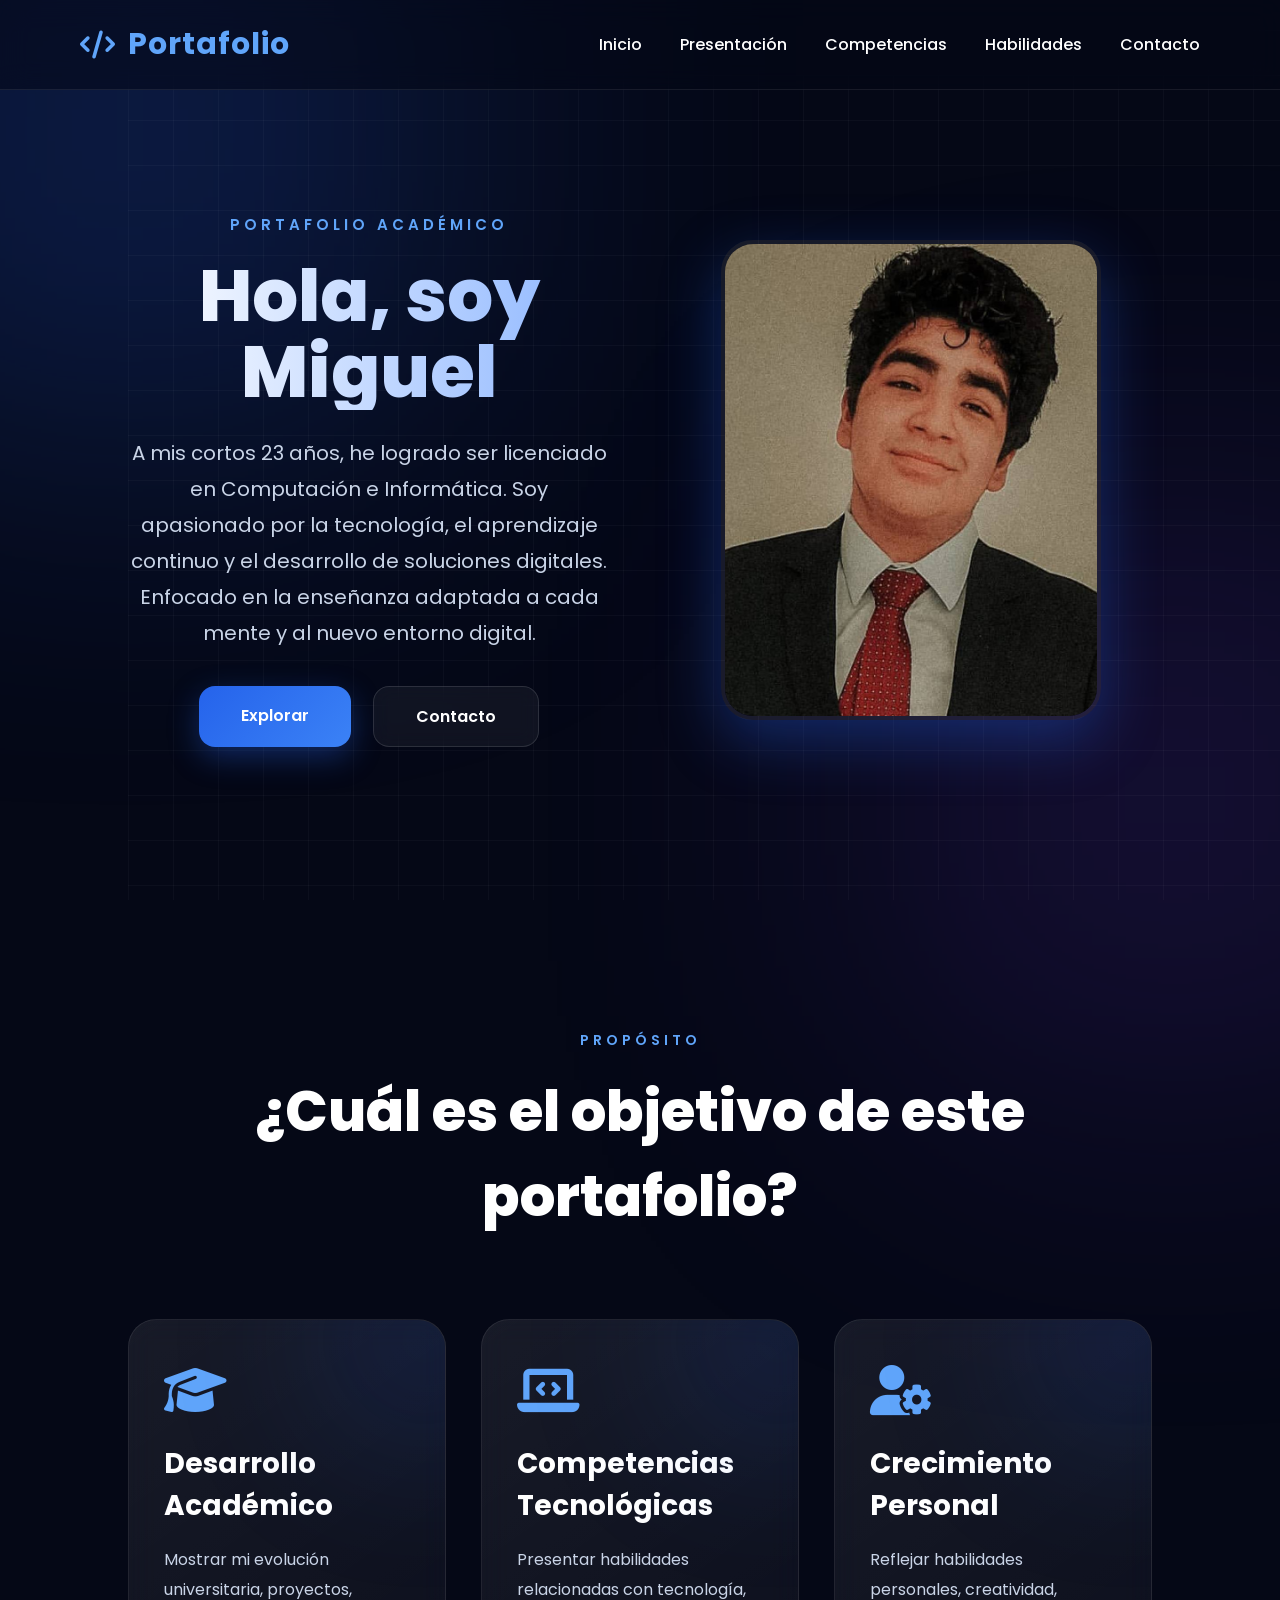
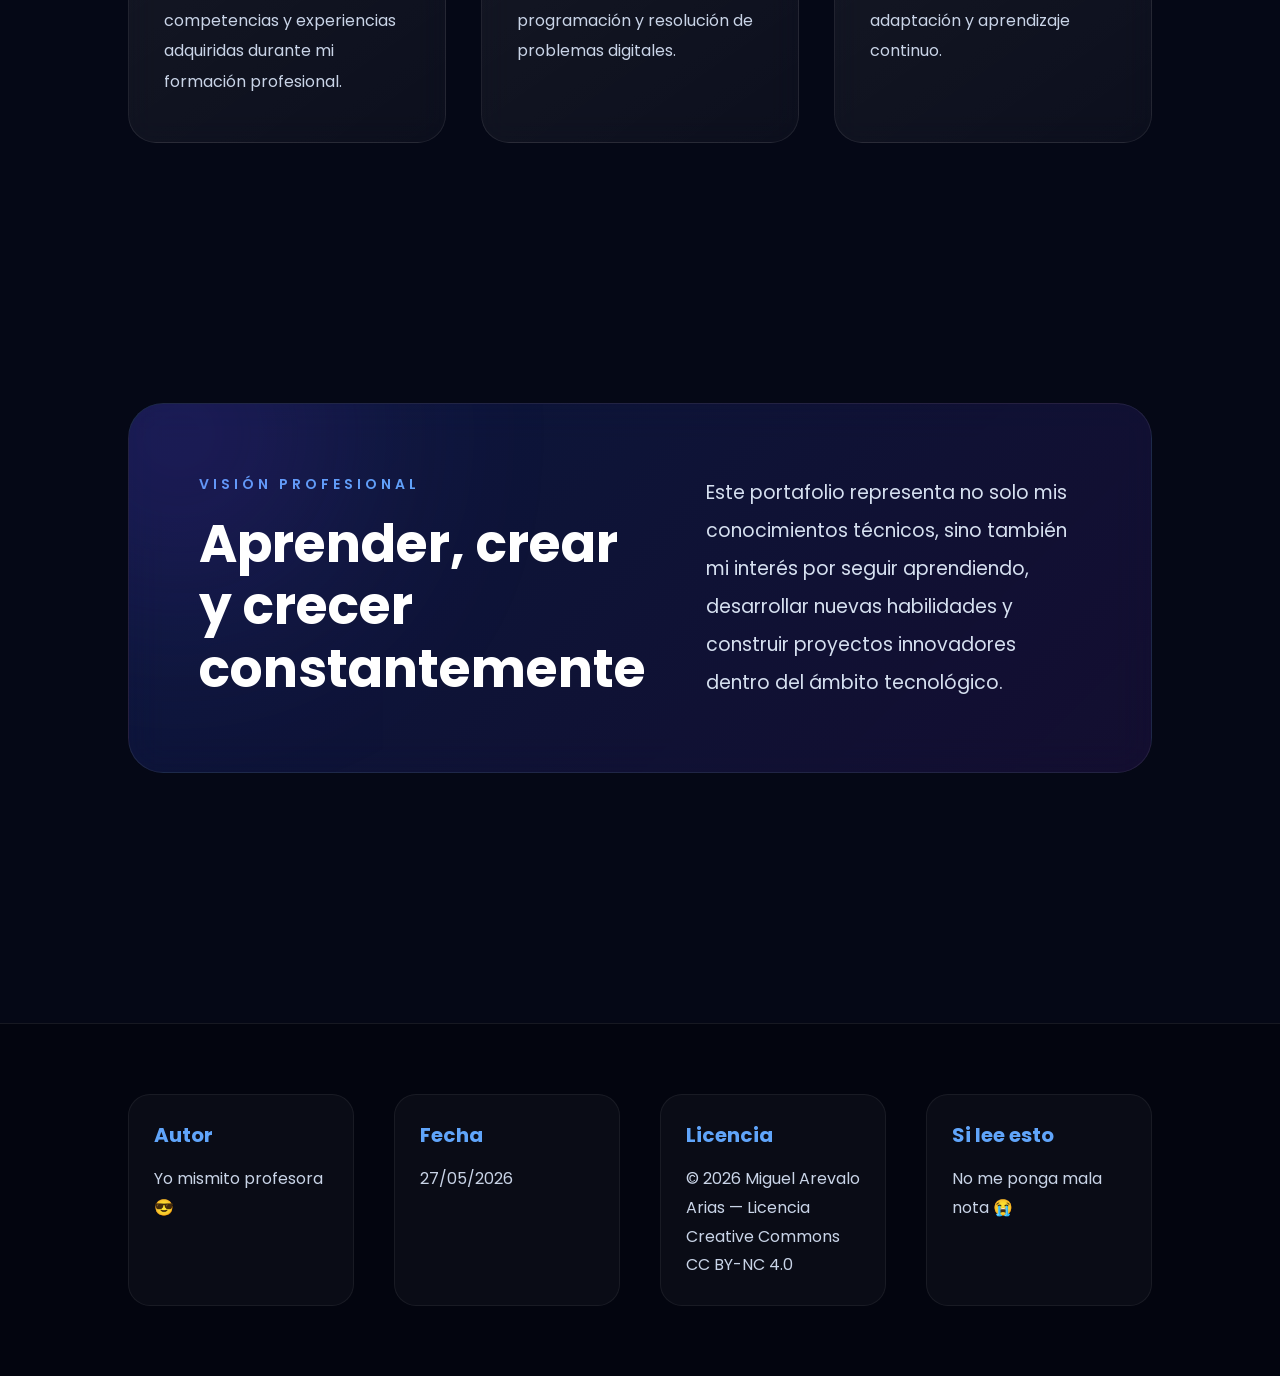
<file: index.html>
<!DOCTYPE html>
<html lang="es">
<head>

  <meta charset="UTF-8">

  <meta name="viewport" content="width=device-width, initial-scale=1.0">

  <title>Inicio | Portafolio Académico</title>

  <!-- CSS -->

  <link rel="stylesheet" href="style.css">

  <!-- FONT AWESOME -->

  <link rel="stylesheet"
  href="https://cdnjs.cloudflare.com/ajax/libs/font-awesome/6.5.2/css/all.min.css">

</head>

<body>

  <!-- ========================= -->
  <!-- HEADER -->
  <!-- ========================= -->

  <header>

    <div class="logo">

      <i class="fa-solid fa-code"></i>

      Portafolio

    </div>

    <nav>

      <ul>

        <li>
          <a href="index.html">
            Inicio
          </a>
        </li>

        <li>
          <a href="presentacion.html">
            Presentación
          </a>
        </li>

        <li>
          <a href="competencias.html">
            Competencias
          </a>
        </li>

        <li>
          <a href="habilidades.html">
            Habilidades
          </a>
        </li>

        <li>
          <a href="contacto.html">
            Contacto
          </a>
        </li>

      </ul>

    </nav>

  </header>

  <!-- ========================= -->
  <!-- HERO -->
  <!-- ========================= -->

  <section class="hero">

    <!-- TEXTO -->

    <div class="hero-content">

      <p class="hero-tag">
        PORTAFOLIO ACADÉMICO
      </p>

      <h1>
        Hola, soy Miguel
      </h1>

      <p class="subtitle">

        A mis cortos 23 años, he logrado ser licenciado en Computación e Informática. Soy apasionado por la tecnología,

        el aprendizaje continuo y el desarrollo de soluciones digitales.
        
        Enfocado en la enseñanza adaptada a cada mente y al nuevo entorno digital.

      </p>

      <div class="hero-buttons">

        <a href="presentacion.html" class="btn-primary">

          Explorar

        </a>

        <a href="contacto.html" class="btn-secondary">

          Contacto

        </a>

      </div>

    </div>

    <!-- CARRUSEL -->

    <div class="hero-image">

      <div class="carousel">

        <img src="img/portada.jpg"
        class="active"
        alt="Miguel 1">

        <img src="img/portada1.jpg"
        alt="Miguel 2">

        <img src="img/portada2.jpg"
        alt="Miguel 3">

      </div>

    </div>

  </section>

  <!-- ========================= -->
  <!-- PROPÓSITO -->
  <!-- ========================= -->

  <section class="purpose-section">

    <div class="section-title">

      <p class="mini-title">
        PROPÓSITO
      </p>

      <h2>
        ¿Cuál es el objetivo de este portafolio?
      </h2>

    </div>

    <div class="purpose-container">

      <div class="purpose-card">

        <i class="fa-solid fa-graduation-cap"></i>

        <h3>
          Desarrollo Académico
        </h3>

        <p>
          Mostrar mi evolución universitaria, proyectos,
          competencias y experiencias adquiridas durante
          mi formación profesional.
        </p>

      </div>

      <div class="purpose-card">

        <i class="fa-solid fa-laptop-code"></i>

        <h3>
          Competencias Tecnológicas
        </h3>

        <p>
          Presentar habilidades relacionadas con tecnología,
          programación y resolución de problemas digitales.
        </p>

      </div>

      <div class="purpose-card">

        <i class="fa-solid fa-user-gear"></i>

        <h3>
          Crecimiento Personal
        </h3>

        <p>
          Reflejar habilidades personales, creatividad,
          adaptación y aprendizaje continuo.
        </p>

      </div>

    </div>

  </section>

  <!-- ========================= -->
  <!-- DESTACADO -->
  <!-- ========================= -->

  <section class="highlight-section">

    <div class="highlight-box">

      <div class="highlight-left">

        <p class="mini-title">
          VISIÓN PROFESIONAL
        </p>

        <h2>
          Aprender, crear y crecer constantemente
        </h2>

      </div>

      <div class="highlight-right">

        <p>

          Este portafolio representa no solo mis conocimientos
          técnicos, sino también mi interés por seguir aprendiendo,
          desarrollar nuevas habilidades y construir proyectos
          innovadores dentro del ámbito tecnológico.

        </p>

      </div>

    </div>

  </section>

  <!-- ========================= -->
  <!-- FOOTER -->
  <!-- ========================= -->

  <footer>

    <div class="footer-container">

      <div class="footer-column">

        <h3>
          Autor
        </h3>

        <p>
          Yo mismito profesora 😎
        </p>

      </div>

      <div class="footer-column">

        <h3>
          Fecha
        </h3>

        <p>
          27/05/2026
        </p>

      </div>

      <div class="footer-column">

        <h3>
          Licencia
        </h3>

        <p>
  © 2026 Miguel Arevalo Arias — Licencia Creative Commons CC BY-NC 4.0
        </p>

      </div>

      <div class="footer-column">

        <h3>
          Si lee esto
        </h3>

        <p>
          No me ponga mala nota 😭
        </p>

      </div>

    </div>

  </footer>

  <!-- ========================= -->
  <!-- SCRIPT CARRUSEL -->
  <!-- ========================= -->

  <script>

    const images = document.querySelectorAll(".carousel img");

    let current = 0;

    function changeImage(){

      images[current].classList.remove("active");

      current++;

      if(current >= images.length){

        current = 0;

      }

      images[current].classList.add("active");

    }

    setInterval(changeImage, 3000);

  </script>

</body>
</html>
</file>
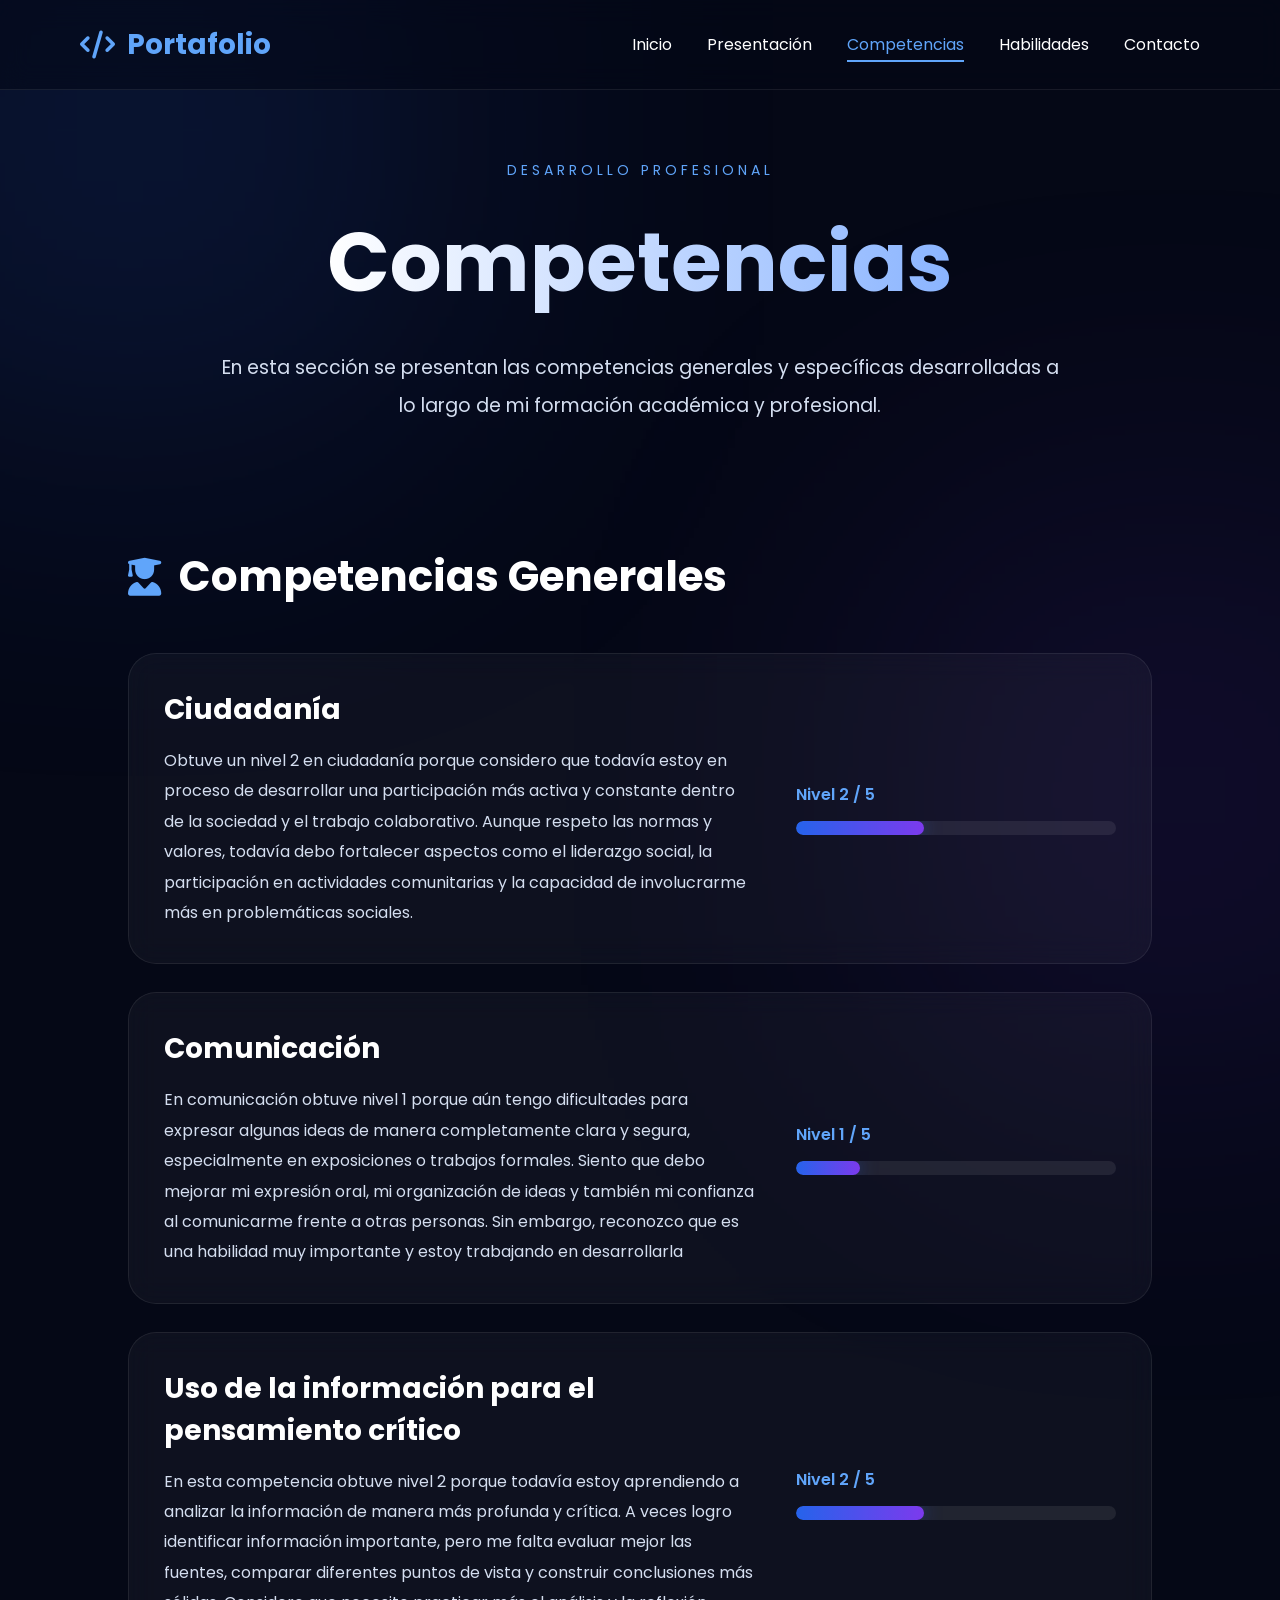
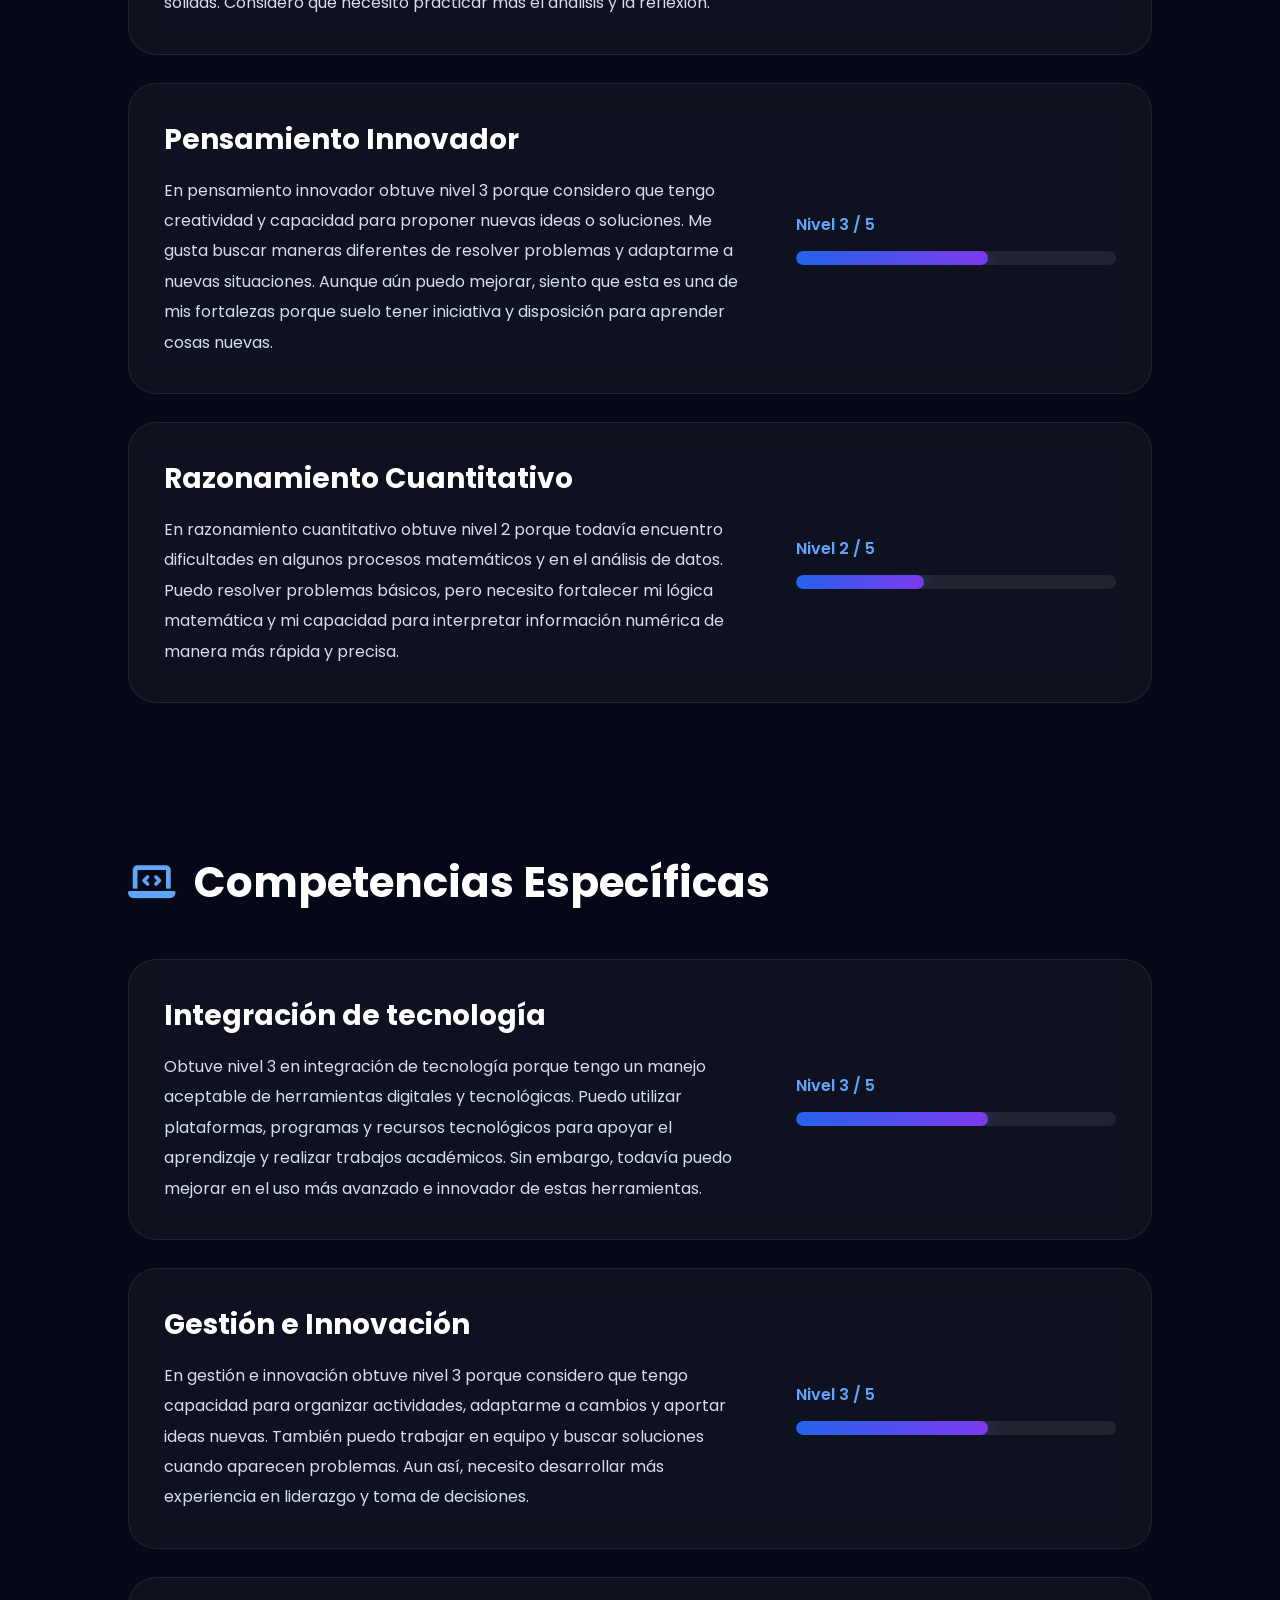
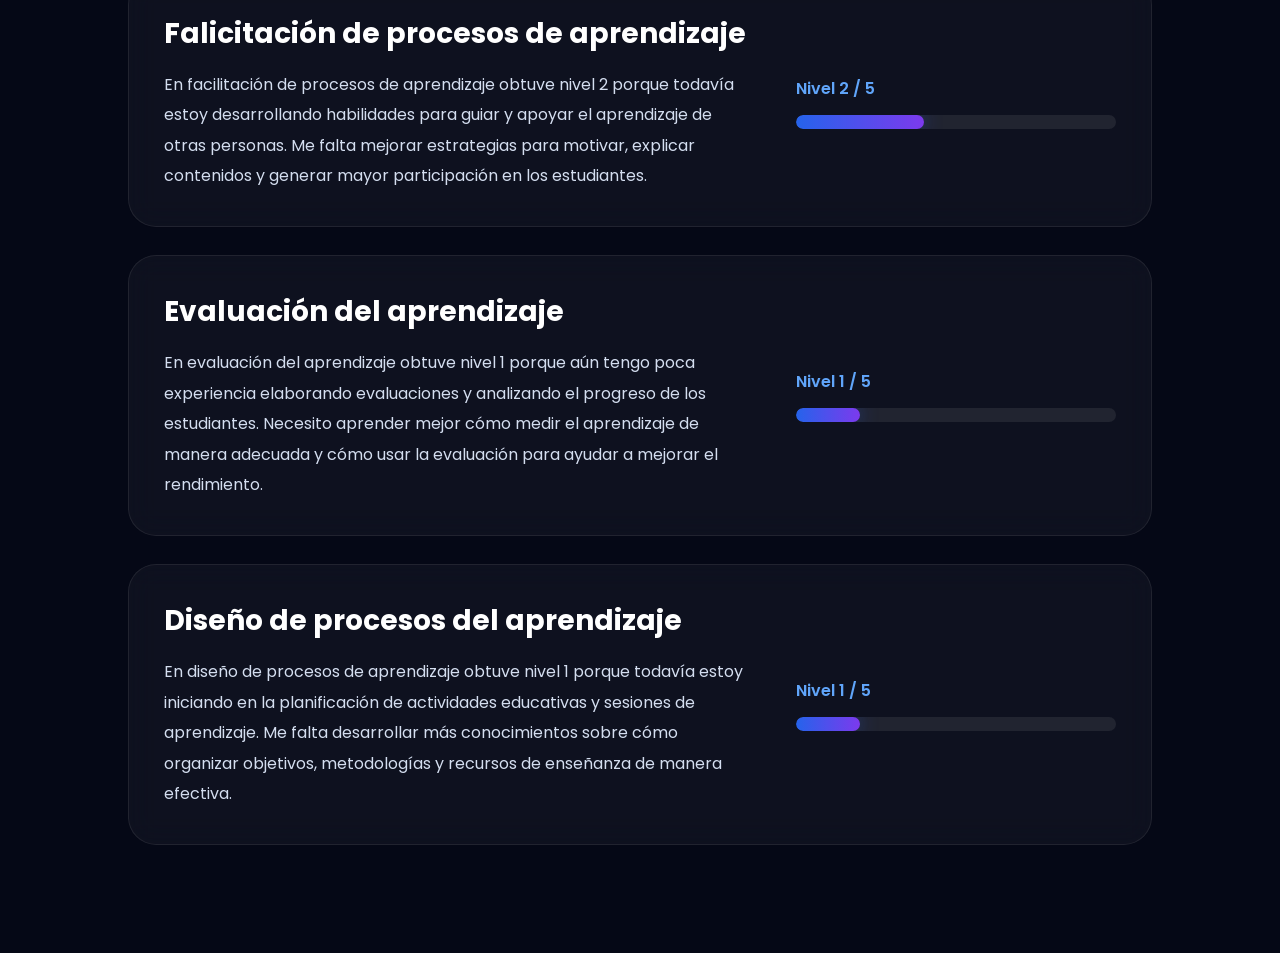
<file: competencias.html>
<!DOCTYPE html>
<html lang="es">
<head>

  <meta charset="UTF-8">

  <meta name="viewport" content="width=device-width, initial-scale=1.0">

  <title>Competencias | Portafolio Académico</title>

  <!-- CSS -->

  <link rel="stylesheet" href="competencias.css">

  <!-- FONT AWESOME -->

  <link rel="stylesheet"
  href="https://cdnjs.cloudflare.com/ajax/libs/font-awesome/6.5.2/css/all.min.css">

</head>

<body>

  <!-- ========================= -->
  <!-- HEADER -->
  <!-- ========================= -->

  <header>

    <div class="logo">

      <i class="fa-solid fa-code"></i>

      Portafolio

    </div>

    <nav>

      <ul>

        <li><a href="index.html">Inicio</a></li>

        <li><a href="presentacion.html">Presentación</a></li>

        <li><a href="competencias.html" class="active">Competencias</a></li>

        <li><a href="habilidades.html">Habilidades</a></li>

        <li><a href="contacto.html">Contacto</a></li>

      </ul>

    </nav>

  </header>

  <!-- ========================= -->
  <!-- HERO -->
  <!-- ========================= -->

  <section class="hero">

    <p class="mini-title">
      DESARROLLO PROFESIONAL
    </p>

    <h1>
      Competencias
    </h1>

    <p class="hero-description">

      En esta sección se presentan las competencias generales
      y específicas desarrolladas a lo largo de mi formación
      académica y profesional.

    </p>

  </section>

  <!-- ========================= -->
  <!-- COMPETENCIAS GENERALES -->
  <!-- ========================= -->

  <section class="competency-section">

    <div class="section-header">

      <i class="fa-solid fa-user-graduate"></i>

      <h2>
        Competencias Generales
      </h2>

    </div>

    <!-- CARD -->

    <div class="competency-card">

      <div class="competency-info">

        <h3>
          Ciudadanía
        </h3>

        <p>
          Obtuve un nivel 2 en ciudadanía porque considero que todavía estoy en proceso de desarrollar una participación más activa y constante dentro de la sociedad y el trabajo colaborativo.
Aunque respeto las normas y valores, todavía debo fortalecer aspectos como el liderazgo social, la participación en actividades comunitarias y la capacidad de involucrarme más en problemáticas sociales.
        </p>

      </div>

      <div class="competency-level">

        <span>
          Nivel 2 / 5
        </span>

        <div class="progress-bar">

          <div class="progress fill-2"></div>

        </div>

      </div>

    </div>

    <!-- CARD -->

    <div class="competency-card">

      <div class="competency-info">

        <h3>
          Comunicación
        </h3>

        <p>
          En comunicación obtuve nivel 1 porque aún tengo dificultades para expresar algunas ideas de manera completamente clara y segura, especialmente en exposiciones o trabajos formales.
Siento que debo mejorar mi expresión oral, mi organización de ideas y también mi confianza al comunicarme frente a otras personas.
Sin embargo, reconozco que es una habilidad muy importante y estoy trabajando en desarrollarla
        </p>

      </div>

      <div class="competency-level">

        <span>
          Nivel 1 / 5
        </span>

        <div class="progress-bar">

          <div class="progress fill-1"></div>

        </div>

      </div>

    </div>

    <!-- CARD -->

    <div class="competency-card">

      <div class="competency-info">

        <h3>
          Uso de la información para el pensamiento crítico
        </h3>

        <p>
          En esta competencia obtuve nivel 2 porque todavía estoy aprendiendo a analizar la información de manera más profunda y crítica.
A veces logro identificar información importante, pero me falta evaluar mejor las fuentes, comparar diferentes puntos de vista y construir conclusiones más sólidas.
Considero que necesito practicar más el análisis y la reflexión.
        </p>

      </div>

      <div class="competency-level">

        <span>
          Nivel 2 / 5
        </span>

        <div class="progress-bar">

          <div class="progress fill-2"></div>

        </div>

      </div>

    </div>

    <!-- CARD -->

    <div class="competency-card">

        <div class="competency-info">
  
          <h3>
            Pensamiento Innovador
          </h3>
  
          <p>
            En pensamiento innovador obtuve nivel 3 porque considero que tengo creatividad y capacidad para proponer nuevas ideas o soluciones.
Me gusta buscar maneras diferentes de resolver problemas y adaptarme a nuevas situaciones.
Aunque aún puedo mejorar, siento que esta es una de mis fortalezas porque suelo tener iniciativa y disposición para aprender cosas nuevas.
          </p>
  
        </div>
  
        <div class="competency-level">
  
          <span>
            Nivel 3 / 5
          </span>
  
          <div class="progress-bar">
  
            <div class="progress fill-3"></div>
  
          </div>
  
        </div>
  
      </div>

      <!-- CARD -->

    <div class="competency-card">

        <div class="competency-info">
  
          <h3>
            Razonamiento Cuantitativo
          </h3>
  
          <p>
            En razonamiento cuantitativo obtuve nivel 2 porque todavía encuentro dificultades en algunos procesos matemáticos y en el análisis de datos.
Puedo resolver problemas básicos, pero necesito fortalecer mi lógica matemática y mi capacidad para interpretar información numérica de manera más rápida y precisa.
          </p>
  
        </div>
  
        <div class="competency-level">
  
          <span>
            Nivel 2 / 5
          </span>
  
          <div class="progress-bar">
  
            <div class="progress fill-2"></div>
  
          </div>
  
        </div>
  
      </div>

  </section>

  <!-- ========================= -->
  <!-- COMPETENCIAS ESPECÍFICAS -->
  <!-- ========================= -->

  <section class="competency-section">

    <div class="section-header">

      <i class="fa-solid fa-laptop-code"></i>

      <h2>
        Competencias Específicas
      </h2>

    </div>

    <!-- CARD -->

    <div class="competency-card">

      <div class="competency-info">

        <h3>
          Integración de tecnología
        </h3>

        <p>
          Obtuve nivel 3 en integración de tecnología porque tengo un manejo aceptable de herramientas digitales y tecnológicas.
Puedo utilizar plataformas, programas y recursos tecnológicos para apoyar el aprendizaje y realizar trabajos académicos.
Sin embargo, todavía puedo mejorar en el uso más avanzado e innovador de estas herramientas.
        </p>

      </div>

      <div class="competency-level">

        <span>
          Nivel 3 / 5
        </span>

        <div class="progress-bar">

          <div class="progress fill-3"></div>

        </div>

      </div>

    </div>

    <!-- CARD -->

    <div class="competency-card">

      <div class="competency-info">

        <h3>
          Gestión e Innovación
        </h3>

        <p>
          En gestión e innovación obtuve nivel 3 porque considero que tengo capacidad para organizar actividades, adaptarme a cambios y aportar ideas nuevas.
También puedo trabajar en equipo y buscar soluciones cuando aparecen problemas.
Aun así, necesito desarrollar más experiencia en liderazgo y toma de decisiones.
        </p>

      </div>

      <div class="competency-level">

        <span>
          Nivel 3 / 5
        </span>

        <div class="progress-bar">

          <div class="progress fill-3"></div>

        </div>

      </div>

    </div>

    <!-- CARD -->

    <div class="competency-card">

      <div class="competency-info">

        <h3>
          Falicitación de procesos de aprendizaje
        </h3>

        <p>
          En facilitación de procesos de aprendizaje obtuve nivel 2 porque todavía estoy desarrollando habilidades para guiar y apoyar el aprendizaje de otras personas.
Me falta mejorar estrategias para motivar, explicar contenidos y generar mayor participación en los estudiantes.
        </p>

      </div>

      <div class="competency-level">

        <span>
          Nivel 2 / 5
        </span>

        <div class="progress-bar">

          <div class="progress fill-2"></div>

        </div>

      </div>

    </div>

    <div class="competency-card">

        <div class="competency-info">
  
          <h3>
            Evaluación del aprendizaje
          </h3>
  
          <p>
            En evaluación del aprendizaje obtuve nivel 1 porque aún tengo poca experiencia elaborando evaluaciones y analizando el progreso de los estudiantes.
Necesito aprender mejor cómo medir el aprendizaje de manera adecuada y cómo usar la evaluación para ayudar a mejorar el rendimiento.
          </p>
  
        </div>
  
        <div class="competency-level">
  
          <span>
            Nivel 1 / 5
          </span>
  
          <div class="progress-bar">
  
            <div class="progress fill-1"></div>
  
          </div>
  
        </div>
  
      </div>

      <div class="competency-card">

        <div class="competency-info">
  
          <h3>
            Diseño de procesos del aprendizaje
          </h3>
  
          <p>
            En diseño de procesos de aprendizaje obtuve nivel 1 porque todavía estoy iniciando en la planificación de actividades educativas y sesiones de aprendizaje.
Me falta desarrollar más conocimientos sobre cómo organizar objetivos, metodologías y recursos de enseñanza de manera efectiva.
          </p>
  
        </div>
  
        <div class="competency-level">
  
          <span>
            Nivel 1 / 5
          </span>
  
          <div class="progress-bar">
  
            <div class="progress fill-1"></div>
  
          </div>
  
        </div>
  
      </div>

  </section>

</body>
</html>
</file>
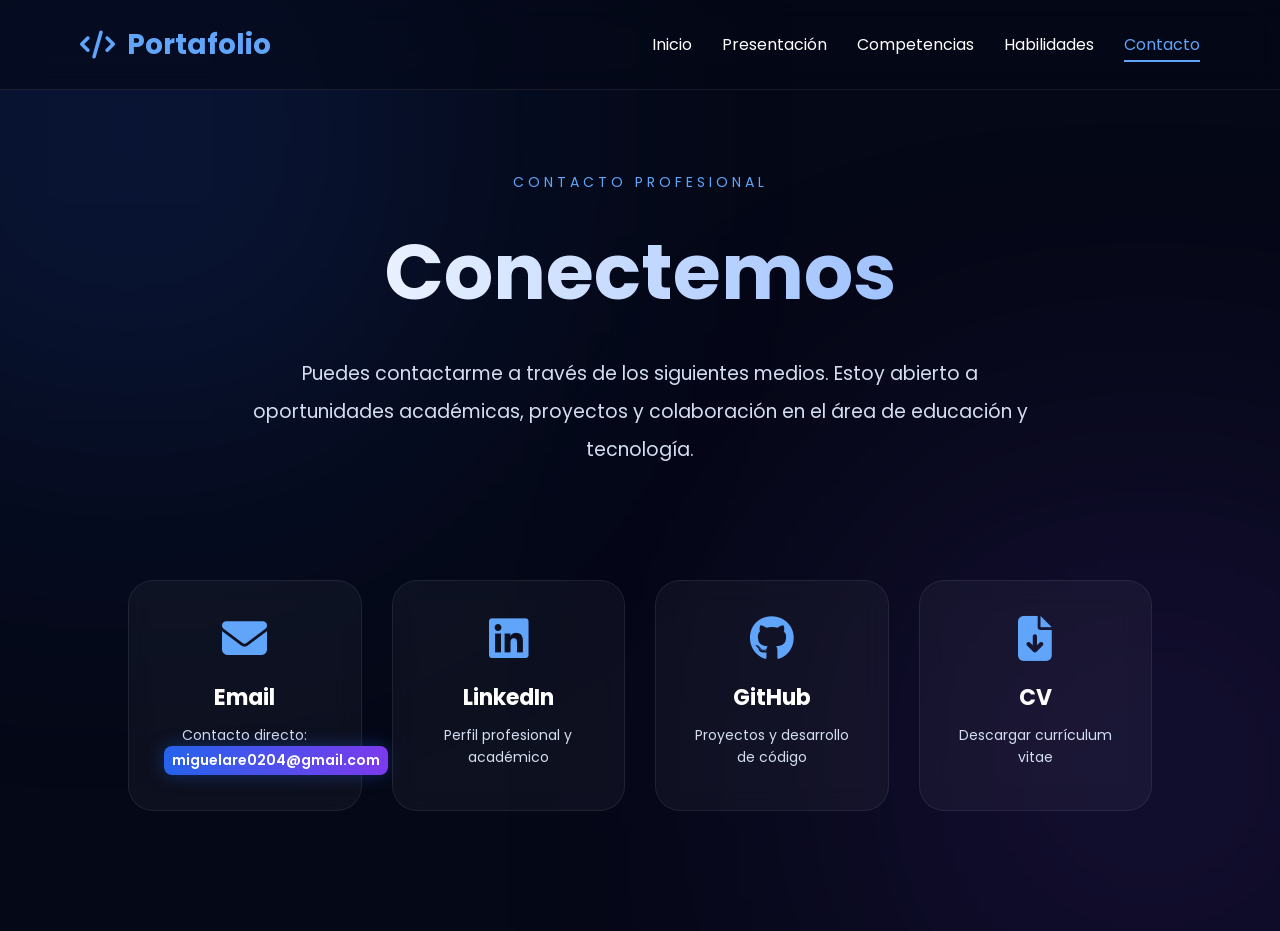
<file: contacto.html>
<!DOCTYPE html>
<html lang="es">
<head>

  <meta charset="UTF-8">
  <meta name="viewport" content="width=device-width, initial-scale=1.0">

  <title>Contacto | Portafolio Académico</title>

  <link rel="stylesheet" href="contacto.css">

  <link rel="stylesheet"
  href="https://cdnjs.cloudflare.com/ajax/libs/font-awesome/6.5.2/css/all.min.css">

</head>

<body>

  <!-- ========================= -->
  <!-- HEADER -->
  <!-- ========================= -->

  <header>

    <div class="logo">

      <i class="fa-solid fa-code"></i>

      Portafolio

    </div>

    <nav>

      <ul>

        <li><a href="index.html">Inicio</a></li>
        <li><a href="presentacion.html">Presentación</a></li>
        <li><a href="competencias.html">Competencias</a></li>
        <li><a href="habilidades.html">Habilidades</a></li>
        <li><a href="contacto.html" class="active">Contacto</a></li>

      </ul>

    </nav>

  </header>

  <!-- ========================= -->
  <!-- HERO -->
  <!-- ========================= -->

  <section class="hero">

    <div class="hero-content">

      <p class="mini-title">
        CONTACTO PROFESIONAL
      </p>

      <h1>
        Conectemos
      </h1>

      <p class="hero-description">

        Puedes contactarme a través de los siguientes medios.
        Estoy abierto a oportunidades académicas, proyectos
        y colaboración en el área de educación y tecnología.

      </p>

    </div>

  </section>

  <!-- ========================= -->
  <!-- CONTACTO -->
  <!-- ========================= -->

  <section class="contact-section">

    <!-- EMAIL -->

    <a href="mailto:tuemail@gmail.com" class="contact-card">

      <i class="fa-solid fa-envelope"></i>

      <h3>Email</h3>

      <p>
        Contacto directo:  
        <span style="
          background:linear-gradient(90deg,#2563eb,#7c3aed);
          padding:3px 8px;
          border-radius:8px;
          font-weight:600;
          color:white;
          display:inline-block;
          box-shadow:0 0 18px rgba(37,99,235,0.35);
        ">
          miguelare0204@gmail.com
        </span>
      </p>

    </a>

    <!-- LINKEDIN -->

    <a href="https://www.linkedin.com/in/miguelarevaloarias/" target="_blank" class="contact-card">

      <i class="fa-brands fa-linkedin"></i>

      <h3>LinkedIn</h3>

      <p>Perfil profesional y académico</p>

    </a>

    <!-- GITHUB -->

    <a href="https://github.com/MiguelAleAre" target="_blank" class="contact-card">

      <i class="fa-brands fa-github"></i>

      <h3>GitHub</h3>

      <p>Proyectos y desarrollo de código</p>

    </a>

    <!-- CV -->

   <a href="CV_MiguelArevalo.pdf" download="CV_MiguelArevalo.pdf" class="contact-card">

  <i class="fa-solid fa-file-arrow-down"></i>

  <h3>CV</h3>

  <p>Descargar currículum vitae</p>

  </a>
  </section>

</body>
</html>
</file>
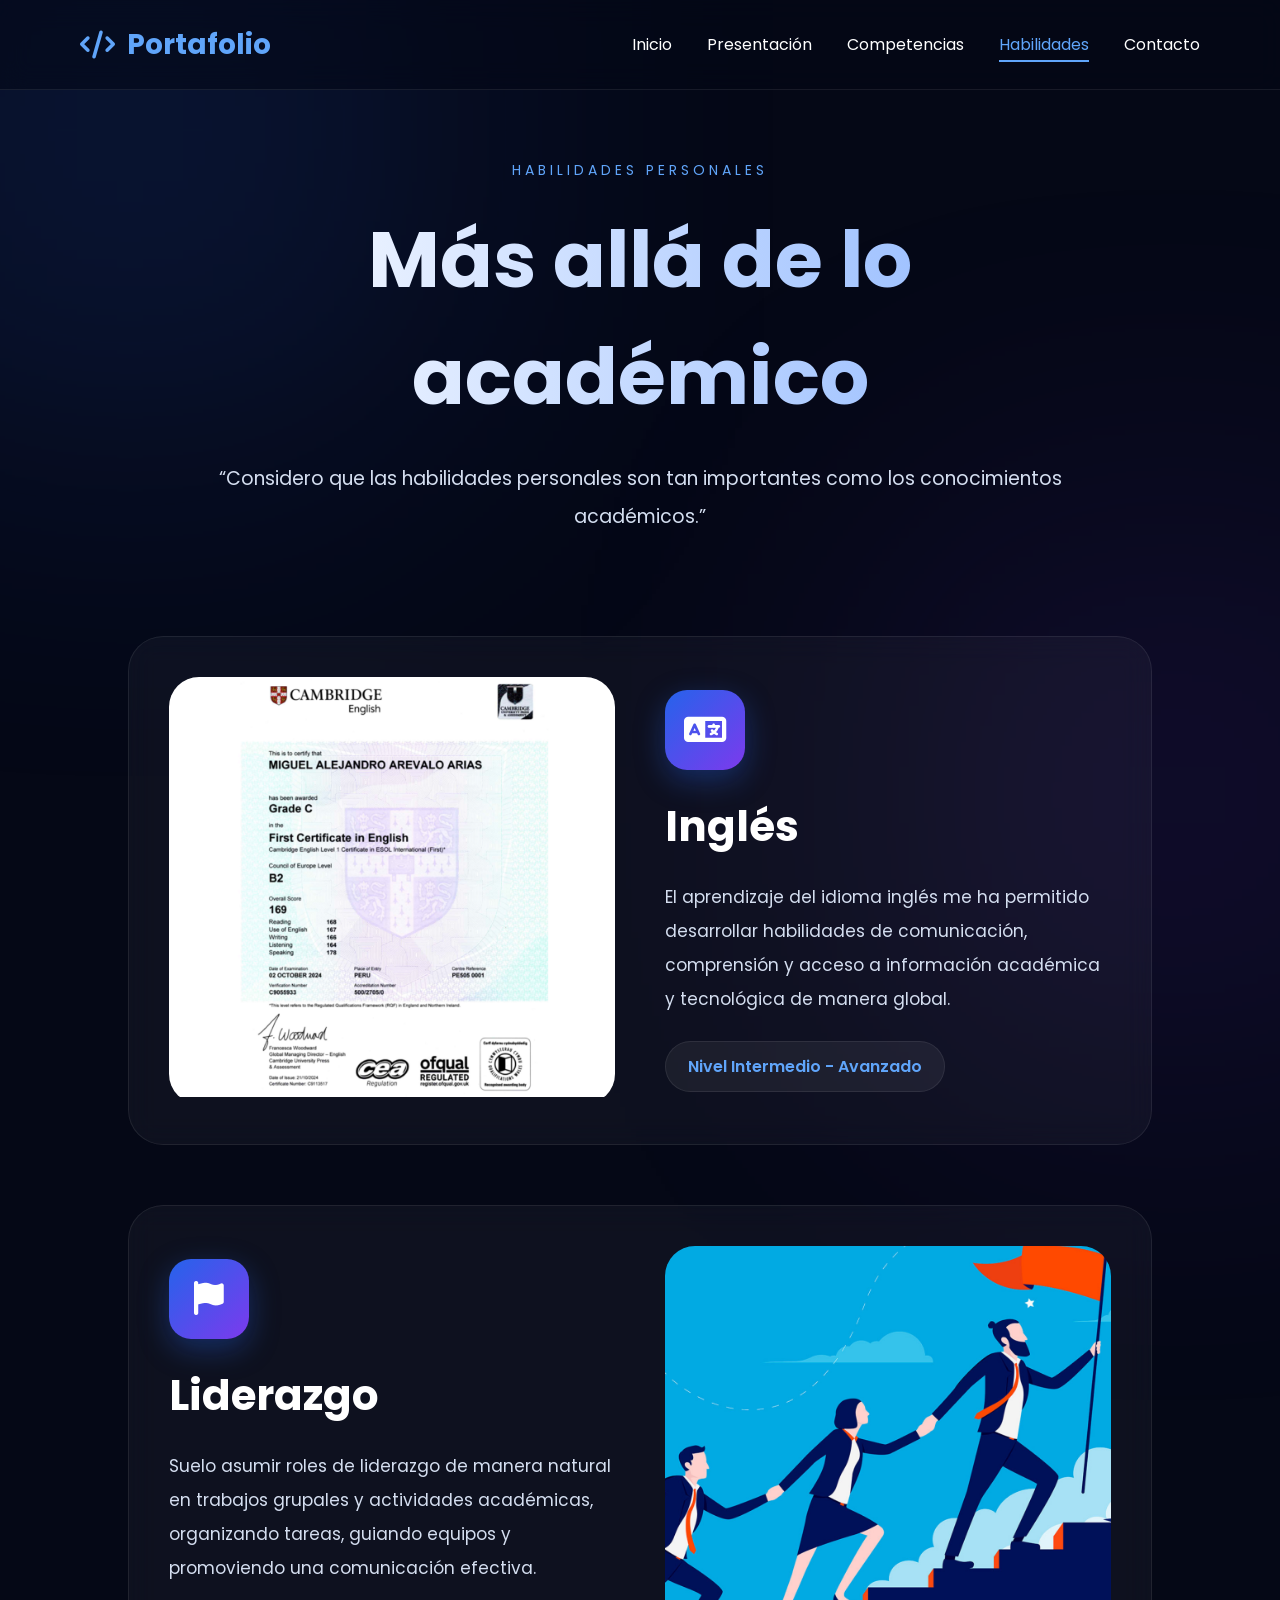
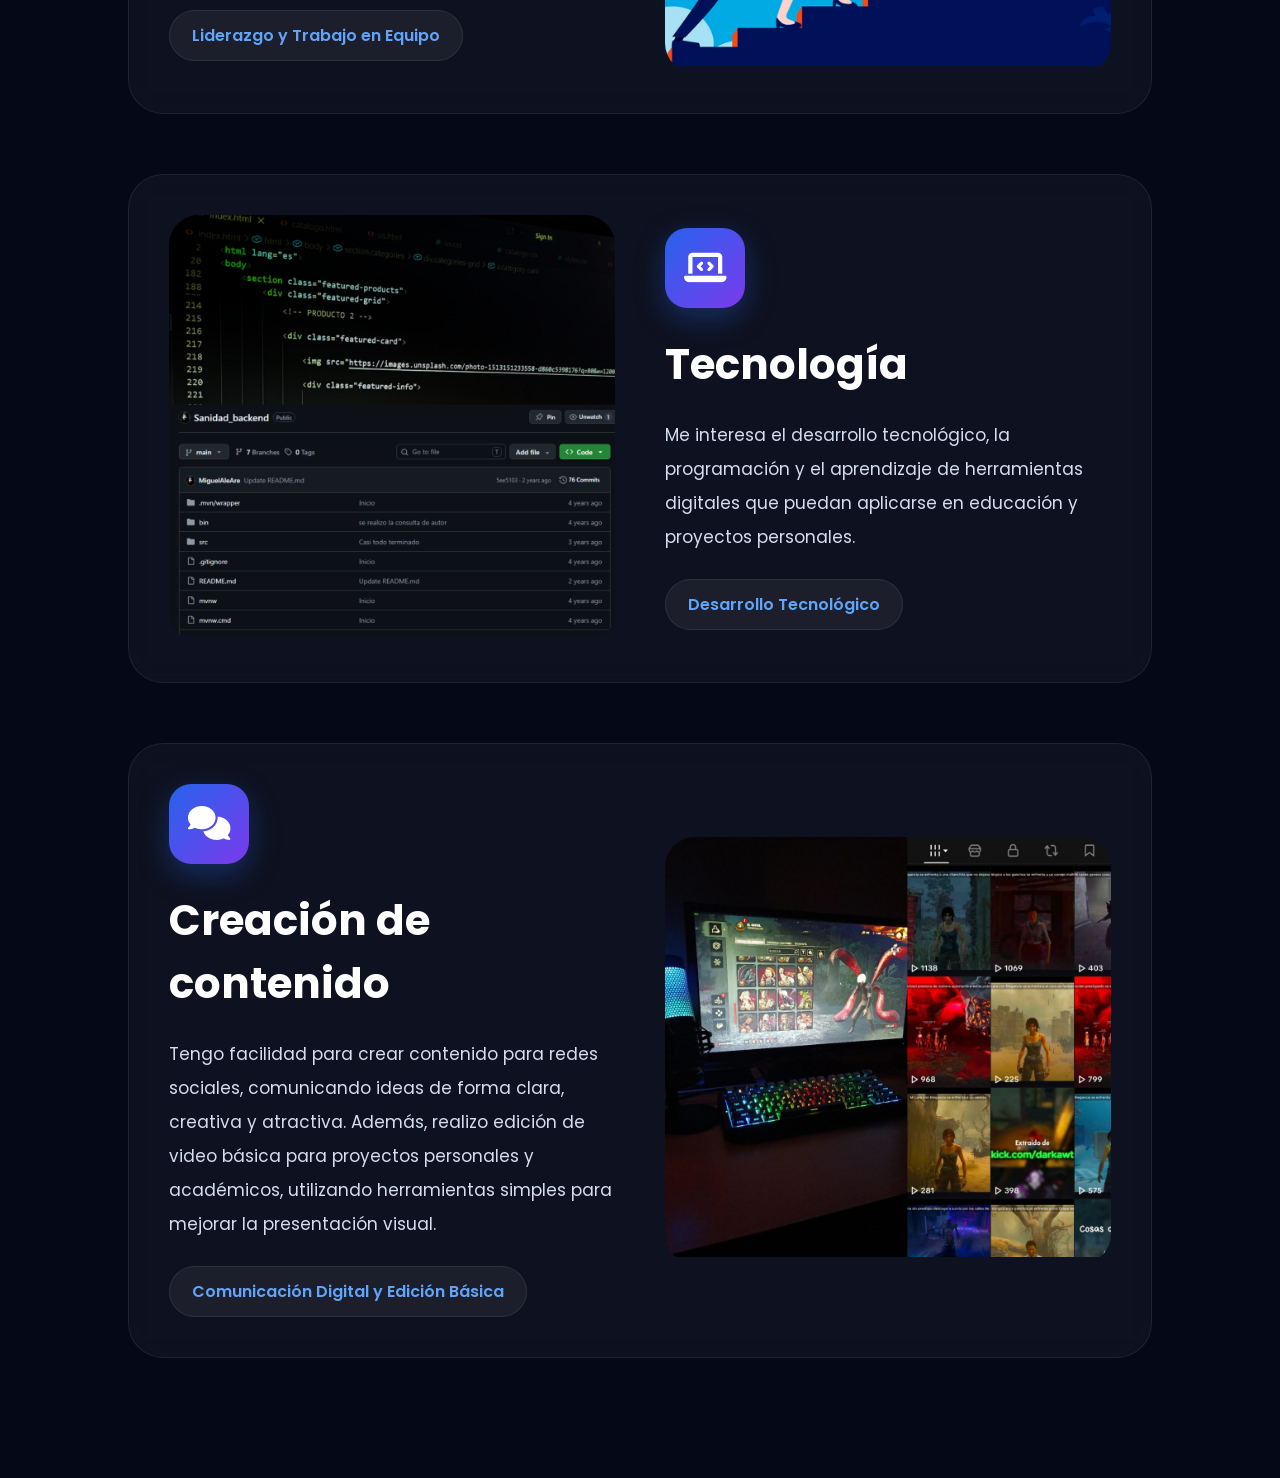
<file: habilidades.html>
<!DOCTYPE html>
<html lang="es">
<head>

  <meta charset="UTF-8">

  <meta name="viewport" content="width=device-width, initial-scale=1.0">

  <title>Habilidades | Portafolio Académico</title>

  <!-- CSS -->

  <link rel="stylesheet" href="habilidades.css">
  

  <!-- FONT AWESOME -->

  <link rel="stylesheet"
  href="https://cdnjs.cloudflare.com/ajax/libs/font-awesome/6.5.2/css/all.min.css">

</head>

<body>

  <!-- ========================= -->
  <!-- HEADER -->
  <!-- ========================= -->

  <header>

    <div class="logo">

      <i class="fa-solid fa-code"></i>

      Portafolio

    </div>

    <nav>

      <ul>

        <li><a href="index.html">Inicio</a></li>

        <li><a href="presentacion.html">Presentación</a></li>

        <li><a href="competencias.html">Competencias</a></li>

        <li><a href="habilidades.html" class="active">Habilidades</a></li>

        <li><a href="contacto.html">Contacto</a></li>

      </ul>

    </nav>

  </header>

  <!-- ========================= -->
  <!-- HERO -->
  <!-- ========================= -->

  <section class="hero">

    <div class="hero-content">

      <p class="mini-title">
        HABILIDADES PERSONALES
      </p>

      <h1>
        Más allá de lo académico
      </h1>

      <p class="hero-description">

        “Considero que las habilidades personales son tan importantes como los conocimientos académicos.”

      </p>

      

    </div>
   

  </section>

  <!-- ========================= -->
  <!-- HABILIDADES -->
  <!-- ========================= -->

  <section class="skills-section">

    <!-- CARD -->

    <div class="skill-card">

      <div class="skill-image">

        <img src="img/1.png" alt="Inglés">

      </div>

      <div class="skill-content">

        <div class="skill-icon">

          <i class="fa-solid fa-language"></i>

        </div>

        <h2>
          Inglés
        </h2>

        <p>

          El aprendizaje del idioma inglés me ha permitido desarrollar
          habilidades de comunicación, comprensión y acceso a información
          académica y tecnológica de manera global.

        </p>

        <span class="skill-level">
          Nivel Intermedio - Avanzado
        </span>

      </div>

    </div>

    <!-- CARD -->

    <div class="skill-card reverse">

      <div class="skill-image">

        <img src="img/2.png" alt="Marinera">

      </div>

      <div class="skill-content">

        <div class="skill-icon">

            <i class="fa-solid fa-flag"></i>

        </div>

        <h2>
          Liderazgo
        </h2>

        <p>

          
            Suelo asumir roles de liderazgo de manera natural
            en trabajos grupales y actividades académicas,
            organizando tareas, guiando equipos y promoviendo
            una comunicación efectiva.

        </p>

        <span class="skill-level">
            Liderazgo y Trabajo en Equipo
        </span>

      </div>

    </div>

    <!-- CARD -->

    <div class="skill-card">

      <div class="skill-image">

        <img src="img/3.png" alt="Tecnología">

      </div>

      <div class="skill-content">

        <div class="skill-icon">

          <i class="fa-solid fa-laptop-code"></i>

        </div>

        <h2>
          Tecnología
        </h2>

        <p>

          Me interesa el desarrollo tecnológico, la programación
          y el aprendizaje de herramientas digitales que puedan
          aplicarse en educación y proyectos personales.

        </p>

        <span class="skill-level">
          Desarrollo Tecnológico
        </span>

      </div>

    </div>

    <!-- CARD -->

    <div class="skill-card reverse">

      <div class="skill-image">

        <img src="img/4.png" alt="Comunicación">

      </div>

      <div class="skill-content">

        <div class="skill-icon">

          <i class="fa-solid fa-comments"></i>

        </div>

        <h2>
            Creación de contenido
        </h2>

        <p>

            Tengo facilidad para crear contenido para redes sociales,
            comunicando ideas de forma clara, creativa y atractiva.
            Además, realizo edición de video básica para proyectos
             personales y académicos, utilizando herramientas simples
            para mejorar la presentación visual.

        </p>

        <span class="skill-level">
            Comunicación Digital y Edición Básica
        </span>

      </div>

    </div>

  </section>

</body>
</html>
</file>
<file: style.css>
/* ========================= */
/* GOOGLE FONT */
/* ========================= */

@import url('https://fonts.googleapis.com/css2?family=Poppins:wght@300;400;500;600;700;800&display=swap');

/* ========================= */
/* RESET */
/* ========================= */

*{
  margin:0;
  padding:0;
  box-sizing:border-box;
}

/* ========================= */
/* BODY */
/* ========================= */

body{

  font-family:'Poppins', sans-serif;

  background:#050816;

  color:white;

  overflow-x:hidden;

  position:relative;

}

/* ========================= */
/* FONDO DECORATIVO */
/* ========================= */

body::before{

  content:"";

  position:fixed;

  width:500px;
  height:500px;

  background:#2563eb;

  filter:blur(180px);

  top:-120px;
  left:-120px;

  opacity:0.35;

  z-index:-2;

}

body::after{

  content:"";

  position:fixed;

  width:450px;
  height:450px;

  background:#7c3aed;

  filter:blur(180px);

  bottom:-120px;
  right:-120px;

  opacity:0.25;

  z-index:-2;

}

/* ========================= */
/* HEADER */
/* ========================= */

header{

  width:100%;

  height:90px;

  display:flex;

  justify-content:space-between;

  align-items:center;

  padding:0 80px;

  position:fixed;

  top:0;
  left:0;

  z-index:1000;

  background:rgba(5,8,22,0.55);

  backdrop-filter:blur(14px);

  border-bottom:1px solid rgba(255,255,255,0.08);

}

/* ========================= */
/* LOGO */
/* ========================= */

.logo{

  display:flex;

  align-items:center;

  gap:12px;

  font-size:30px;

  font-weight:700;

  color:#60a5fa;

  letter-spacing:1px;

}

.logo i{

  font-size:28px;

}

/* ========================= */
/* NAVBAR */
/* ========================= */

nav ul{

  display:flex;

  gap:38px;

  list-style:none;

}

nav a{

  text-decoration:none;

  color:white;

  font-size:16px;

  font-weight:500;

  position:relative;

  transition:0.3s;

}

/* Línea animada */

nav a::after{

  content:"";

  position:absolute;

  width:0%;

  height:2px;

  background:#60a5fa;

  left:0;

  bottom:-7px;

  transition:0.3s;

  border-radius:10px;

}

nav a:hover{

  color:#60a5fa;

}

nav a:hover::after{

  width:100%;

}

/* ========================= */
/* HERO */
/* ========================= */

.hero{

  width:100%;

  height:100vh;

  display:flex;

  justify-content:center;

  align-items:center;

  text-align:center;

  padding:0 8%;

  position:relative;

  overflow:hidden;

}

/* GRID DECORATIVO */

.hero::before{

  content:"";

  position:absolute;

  width:100%;
  height:100%;

  background-image:
  linear-gradient(rgba(255,255,255,0.03) 1px, transparent 1px),
  linear-gradient(90deg, rgba(255,255,255,0.03) 1px, transparent 1px);

  background-size:45px 45px;

  z-index:-1;

}

/* ========================= */
/* HERO CONTENT */
/* ========================= */

.hero-content{

  max-width:1000px;

  animation:fadeUp 1.2s ease;

}

.hero-tag{

  color:#60a5fa;

  font-size:15px;

  letter-spacing:4px;

  margin-bottom:22px;

  font-weight:600;

}

.hero-content h1{

  font-size:82px;

  line-height:1.05;

  margin-bottom:28px;

  font-weight:800;

  background:linear-gradient(to right, #ffffff, #8ab4ff);

  -webkit-background-clip:text;

  -webkit-text-fill-color:transparent;

}

.hero-description{

  font-size:21px;

  color:#c9d4e7;

  line-height:1.9;

  max-width:850px;

  margin:auto;

  margin-bottom:50px;

}

/* ========================= */
/* BOTONES */
/* ========================= */

.hero-buttons{

  display:flex;

  justify-content:center;

  gap:22px;

  flex-wrap:wrap;

}

.btn-primary{

  padding:17px 42px;

  background:linear-gradient(135deg,#2563eb,#3b82f6);

  color:white;

  text-decoration:none;

  border-radius:16px;

  font-weight:600;

  transition:0.35s;

  box-shadow:
  0 10px 30px rgba(37,99,235,0.35);

}

.btn-primary:hover{

  transform:translateY(-6px) scale(1.03);

  box-shadow:
  0 15px 40px rgba(37,99,235,0.45);

}

.btn-secondary{

  padding:17px 42px;

  background:rgba(255,255,255,0.05);

  border:1px solid rgba(255,255,255,0.12);

  color:white;

  text-decoration:none;

  border-radius:16px;

  font-weight:600;

  transition:0.35s;

  backdrop-filter:blur(10px);

}

.btn-secondary:hover{

  transform:translateY(-6px);

  background:rgba(255,255,255,0.1);

}

/* ========================= */
/* SECTION */
/* ========================= */

section{

  padding:130px 10%;

}

/* ========================= */
/* TITLES */
/* ========================= */

.section-title{

  text-align:center;

  margin-bottom:80px;

}

.mini-title{

  color:#60a5fa;

  font-size:14px;

  letter-spacing:4px;

  margin-bottom:18px;

  font-weight:600;

}

.section-title h2{

  font-size:56px;

  font-weight:800;

}

/* ========================= */
/* PURPOSE */
/* ========================= */

.purpose-container{

  display:grid;

  grid-template-columns:repeat(auto-fit,minmax(300px,1fr));

  gap:35px;

}

.purpose-card{

  position:relative;

  padding:45px 35px;

  border-radius:28px;

  background:
  linear-gradient(
  145deg,
  rgba(255,255,255,0.08),
  rgba(255,255,255,0.03));

  border:1px solid rgba(255,255,255,0.08);

  overflow:hidden;

  transition:0.4s;

  backdrop-filter:blur(14px);

}

/* Glow */

.purpose-card::before{

  content:"";

  position:absolute;

  width:180px;
  height:180px;

  background:#2563eb;

  border-radius:50%;

  filter:blur(90px);

  top:-70px;
  right:-70px;

  opacity:0.25;

}

.purpose-card:hover{

  transform:translateY(-12px);

  border-color:#60a5fa;

}

/* Icon */

.purpose-card i{

  font-size:50px;

  margin-bottom:28px;

  color:#60a5fa;

}

/* Text */

.purpose-card h3{

  font-size:28px;

  margin-bottom:18px;

}

.purpose-card p{

  color:#c9d4e7;

  line-height:1.9;

}

/* ========================= */
/* HIGHLIGHT */
/* ========================= */

.highlight-box{

  position:relative;

  overflow:hidden;

  border-radius:35px;

  padding:70px;

  display:grid;

  grid-template-columns:1fr 1fr;

  gap:60px;

  background:
  linear-gradient(
  135deg,
  rgba(37,99,235,0.18),
  rgba(124,58,237,0.12));

  border:1px solid rgba(255,255,255,0.08);

  backdrop-filter:blur(18px);

}

/* Glow interno */

.highlight-box::before{

  content:"";

  position:absolute;

  width:300px;
  height:300px;

  background:#7c3aed;

  border-radius:50%;

  filter:blur(120px);

  top:-120px;
  left:-100px;

  opacity:0.25;

}

.highlight-left h2{

  font-size:52px;

  line-height:1.2;

  position:relative;

  z-index:2;

}

.highlight-right p{

  font-size:19px;

  line-height:2;

  color:#d6e0f0;

  position:relative;

  z-index:2;

}

/* ========================= */
/* FOOTER */
/* ========================= */

footer{

  margin-top:120px;

  padding:70px 10%;

  background:#03050f;

  border-top:1px solid rgba(255,255,255,0.08);

}

.footer-container{

  display:grid;

  grid-template-columns:repeat(auto-fit,minmax(220px,1fr));

  gap:40px;

}

.footer-column{

  padding:25px;

  border-radius:22px;

  background:rgba(255,255,255,0.03);

  border:1px solid rgba(255,255,255,0.06);

}

.footer-column h3{

  margin-bottom:15px;

  color:#60a5fa;

  font-size:20px;

}

.footer-column p{

  color:#c9d4e7;

  line-height:1.8;

}

/* ========================= */
/* ANIMACIÓN */
/* ========================= */

@keyframes fadeUp{

  from{

    opacity:0;

    transform:translateY(40px);

  }

  to{

    opacity:1;

    transform:translateY(0);

  }

}

/* ========================= */
/* RESPONSIVE */
/* ========================= */

@media(max-width:980px){

  .hero-content h1{

    font-size:58px;

  }

  .highlight-box{

    grid-template-columns:1fr;

  }

}

@media(max-width:750px){

  header{

    padding:0 25px;

  }

  nav ul{

    gap:18px;

  }

  nav a{

    font-size:14px;

  }

  .hero-content h1{

    font-size:42px;

  }

  .section-title h2{

    font-size:38px;

  }

  .highlight-left h2{

    font-size:38px;

  }

}

/* ========================= */
/* HERO */
/* ========================= */

.hero{

  min-height:100vh;

  display:flex;

  justify-content:space-between;

  align-items:center;

  padding:140px 10% 80px;

  gap:60px;

}

/* ========================= */
/* TEXTO */
/* ========================= */

.hero-content{

  flex:1;

}

.hero-content h1{

  font-size:72px;

  margin-bottom:25px;

}

.subtitle{

  font-size:20px;

  line-height:1.8;

  color:#c9d4e7;

  margin-bottom:35px;

  max-width:650px;

}

/* ========================= */
/* IMAGEN */
/* ========================= */

.hero-image{

  flex:1;

  display:flex;

  justify-content:center;

  align-items:center;

}

/* FOTO */

.hero-image img{

  width:380px;

  height:380px;

  object-fit:cover;

  border-radius:30px;

  border:4px solid rgba(255,255,255,0.08);

  box-shadow:
  0 20px 60px rgba(37,99,235,0.35);

  transition:0.4s;

}

/* HOVER */

.hero-image img:hover{

  transform:translateY(-10px) scale(1.02);

  box-shadow:
  0 25px 70px rgba(37,99,235,0.45);

}

/* ========================= */
/* RESPONSIVE */
/* ========================= */

@media(max-width:950px){

  .hero{

    flex-direction:column;

    text-align:center;

  }

  .subtitle{

    margin:auto;
    margin-bottom:35px;

  }

  .hero-content h1{

    font-size:52px;

  }

}

@media(max-width:600px){

  .hero-image img{

    width:280px;

    height:280px;

  }

  .hero-content h1{

    font-size:42px;

  }

}

/* ========================= */
/* CARRUSEL */
/* ========================= */

.carousel{

  position:relative;

  width:380px;

  height:480px;

  display:flex;

  justify-content:center;

  align-items:center;

}

/* ========================= */
/* IMÁGENES */
/* ========================= */

.carousel img{

  position:absolute;

  width:100%;

  height:100%;

  object-fit:cover;

  border-radius:32px;

  opacity:0;

  transform:
  scale(0.9)
  translateY(30px);

  transition:
  opacity 1.2s ease,
  transform 1.2s ease;

  border:4px solid rgba(255,255,255,0.08);

  box-shadow:
  0 20px 60px rgba(37,99,235,0.35);

}

/* ========================= */
/* IMAGEN ACTIVA */
/* ========================= */

.carousel img.active{

  opacity:1;

  transform:
  scale(1)
  translateY(0);

  animation:
  floatImage 5s ease-in-out infinite;

}

/* ========================= */
/* HOVER */
/* ========================= */

.carousel img:hover{

  box-shadow:
  0 25px 80px rgba(37,99,235,0.55);

}

/* ========================= */
/* ANIMACIÓN FLOTANTE */
/* ========================= */

@keyframes floatImage{

  0%{

    transform:
    scale(1)
    translateY(0px);

  }

  25%{

    transform:
    scale(1.01)
    translateY(-8px);

  }

  50%{

    transform:
    scale(1.02)
    translateY(-16px);

  }

  75%{

    transform:
    scale(1.01)
    translateY(-8px);

  }

  100%{

    transform:
    scale(1)
    translateY(0px);

  }

}

/* ========================= */
/* RESPONSIVE */
/* ========================= */

@media(max-width:600px){

  .carousel{

    width:280px;

    height:360px;

  }

}
</file>
<file: competencias.css>
/* ========================= */
/* GOOGLE FONT */
/* ========================= */

@import url('https://fonts.googleapis.com/css2?family=Poppins:wght@300;400;500;600;700;800&display=swap');

/* ========================= */
/* RESET */
/* ========================= */

*{
  margin:0;
  padding:0;
  box-sizing:border-box;
}

/* ========================= */
/* BODY */
/* ========================= */

body{

  font-family:'Poppins', sans-serif;

  background:#050816;

  color:white;

  overflow-x:hidden;

  position:relative;

}

/* ========================= */
/* BACKGROUND */
/* ========================= */

body::before{

  content:"";

  position:fixed;

  width:500px;
  height:500px;

  background:#2563eb;

  filter:blur(180px);

  top:-120px;
  left:-120px;

  opacity:0.22;

  z-index:-2;

}

body::after{

  content:"";

  position:fixed;

  width:450px;
  height:450px;

  background:#7c3aed;

  filter:blur(180px);

  bottom:-120px;
  right:-120px;

  opacity:0.18;

  z-index:-2;

}

/* ========================= */
/* HEADER */
/* ========================= */

header{

  width:100%;

  height:90px;

  display:flex;

  justify-content:space-between;

  align-items:center;

  padding:0 80px;

  position:fixed;

  top:0;
  left:0;

  z-index:1000;

  background:rgba(5,8,22,0.55);

  backdrop-filter:blur(14px);

  border-bottom:1px solid rgba(255,255,255,0.08);

}

/* ========================= */
/* LOGO */
/* ========================= */

.logo{

  display:flex;

  align-items:center;

  gap:12px;

  font-size:28px;

  font-weight:700;

  color:#60a5fa;

}

/* ========================= */
/* NAV */
/* ========================= */

nav ul{

  display:flex;

  gap:35px;

  list-style:none;

}

nav a{

  text-decoration:none;

  color:white;

  position:relative;

  transition:0.3s;

}

nav a::after{

  content:"";

  position:absolute;

  width:0%;

  height:2px;

  background:#60a5fa;

  left:0;

  bottom:-6px;

  transition:0.3s;

}

nav a:hover::after,
nav a.active::after{

  width:100%;

}

nav a:hover,
nav a.active{

  color:#60a5fa;

}

/* ========================= */
/* HERO */
/* ========================= */

.hero{

  min-height:55vh;

  display:flex;

  flex-direction:column;

  justify-content:center;

  align-items:center;

  text-align:center;

  padding:160px 10% 80px;

}

.mini-title{

  color:#60a5fa;

  letter-spacing:4px;

  font-size:14px;

  margin-bottom:20px;

}

.hero h1{

  font-size:82px;

  margin-bottom:25px;

  background:linear-gradient(to right,#fff,#8ab4ff);

  -webkit-background-clip:text;

  -webkit-text-fill-color:transparent;

}

.hero-description{

  max-width:850px;

  line-height:2;

  color:#d4def0;

  font-size:19px;

}

/* ========================= */
/* SECTION */
/* ========================= */

.competency-section{

  padding:40px 10% 80px;

}

/* ========================= */
/* SECTION HEADER */
/* ========================= */

.section-header{

  display:flex;

  align-items:center;

  gap:18px;

  margin-bottom:45px;

}

.section-header i{

  font-size:38px;

  color:#60a5fa;

}

.section-header h2{

  font-size:42px;

}

/* ========================= */
/* CARD */
/* ========================= */

.competency-card{

  background:rgba(255,255,255,0.04);

  border:1px solid rgba(255,255,255,0.08);

  border-radius:28px;

  padding:35px;

  margin-bottom:28px;

  display:flex;

  justify-content:space-between;

  align-items:center;

  gap:40px;

  transition:0.4s;

  backdrop-filter:blur(14px);

}

.competency-card:hover{

  transform:translateY(-8px);

  border-color:#60a5fa;

  box-shadow:
  0 15px 40px rgba(37,99,235,0.2);

}

/* ========================= */
/* INFO */
/* ========================= */

.competency-info{

  flex:1;

}

.competency-info h3{

  font-size:28px;

  margin-bottom:15px;

}

.competency-info p{

  color:#d4def0;

  line-height:1.9;

}

/* ========================= */
/* LEVEL */
/* ========================= */

.competency-level{

  width:320px;

}

.competency-level span{

  display:block;

  margin-bottom:14px;

  color:#60a5fa;

  font-weight:600;

}

/* ========================= */
/* BAR */
/* ========================= */

.progress-bar{

  width:100%;

  height:14px;

  border-radius:20px;

  background:rgba(255,255,255,0.08);

  overflow:hidden;

}

.progress{

  height:100%;

  border-radius:20px;

  background:
  linear-gradient(
  90deg,
  #2563eb,
  #7c3aed);

  box-shadow:
  0 0 20px rgba(37,99,235,0.45);

}

/* ========================= */
/* LEVELS */
/* ========================= */

.fill-1{
  width:20%;
}

.fill-2{
  width:40%;
}

.fill-3{
  width:60%;
}

.fill-4{
  width:80%;
}

.fill-5{
  width:100%;
}

/* ========================= */
/* RESPONSIVE */
/* ========================= */

@media(max-width:900px){

  .competency-card{

    flex-direction:column;

    align-items:flex-start;

  }

  .competency-level{

    width:100%;

  }

}

@media(max-width:700px){

  header{

    padding:0 25px;

  }

  nav ul{

    gap:18px;

  }

  .hero h1{

    font-size:52px;

  }

  .section-header h2{

    font-size:30px;

  }

}
</file>
<file: contacto.css>
/* ========================= */
/* GOOGLE FONT */
/* ========================= */

@import url('https://fonts.googleapis.com/css2?family=Poppins:wght@300;400;500;600;700;800&display=swap');

/* ========================= */
/* RESET */
/* ========================= */

*{
  margin:0;
  padding:0;
  box-sizing:border-box;
}

/* ========================= */
/* BODY */
/* ========================= */

body{

  font-family:'Poppins', sans-serif;

  background:#050816;

  color:white;

  overflow-x:hidden;

}

/* ========================= */
/* BACKGROUND */
/* ========================= */

body::before,
body::after{

  content:"";
  position:fixed;
  width:500px;
  height:500px;
  filter:blur(180px);
  z-index:-1;

}

body::before{
  background:#2563eb;
  top:-120px;
  left:-120px;
  opacity:0.25;
}

body::after{
  background:#7c3aed;
  bottom:-120px;
  right:-120px;
  opacity:0.2;
}

/* ========================= */
/* HEADER */
/* ========================= */

header{

  width:100%;
  height:90px;

  display:flex;
  justify-content:space-between;
  align-items:center;

  padding:0 80px;

  position:fixed;
  top:0;
  left:0;

  background:rgba(5,8,22,0.55);
  backdrop-filter:blur(14px);

  border-bottom:1px solid rgba(255,255,255,0.08);

  z-index:1000;
}

.logo{

    display:flex;

    align-items:center;
  
    gap:12px;
  
    font-size:28px;
  
    font-weight:700;
  
    color:#60a5fa;
}

/* ========================= */
/* NAV */
/* ========================= */

nav ul{

  display:flex;
  gap:30px;
  list-style:none;

}

nav a{

  text-decoration:none;
  color:white;
  position:relative;
  transition:0.3s;

}

nav a::after{

  content:"";
  position:absolute;
  width:0%;
  height:2px;
  bottom:-6px;
  left:0;
  background:#60a5fa;
  transition:0.3s;

}

nav a:hover,
nav a.active{

  color:#60a5fa;

}

nav a:hover::after,
nav a.active::after{

  width:100%;

}

/* ========================= */
/* HERO */
/* ========================= */

.hero{

  min-height:60vh;

  display:flex;
  justify-content:center;
  align-items:center;

  text-align:center;

  padding:160px 10% 60px;

}

.mini-title{

  color:#60a5fa;
  letter-spacing:4px;
  font-size:14px;
  margin-bottom:20px;

}

.hero h1{

  font-size:78px;
  margin-bottom:25px;

  background:linear-gradient(to right,#fff,#8ab4ff);
  -webkit-background-clip:text;
  -webkit-text-fill-color:transparent;

}

.hero-description{

  font-size:19px;
  line-height:2;
  color:#d4def0;
  max-width:800px;
  margin:auto;

}

/* ========================= */
/* CONTACT */
/* ========================= */

.contact-section{

  padding:40px 10% 120px;

  display:grid;

  grid-template-columns:repeat(auto-fit,minmax(220px,1fr));

  gap:30px;

}

/* CARD */

.contact-card{

  text-decoration:none;
  color:white;

  background:rgba(255,255,255,0.04);

  border:1px solid rgba(255,255,255,0.08);

  border-radius:25px;

  padding:35px;

  text-align:center;

  transition:0.4s;

  backdrop-filter:blur(14px);

}

/* HOVER */

.contact-card:hover{

  transform:translateY(-10px);

  border-color:#60a5fa;

  box-shadow:0 20px 50px rgba(37,99,235,0.2);

}

/* ICON */

.contact-card i{

  font-size:45px;
  color:#60a5fa;

  margin-bottom:20px;

}

/* TEXT */

.contact-card h3{

  font-size:22px;
  margin-bottom:10px;

}

.contact-card p{

  font-size:14px;
  color:#d4def0;

  line-height:1.6;

}

/* ========================= */
/* RESPONSIVE */
/* ========================= */

@media(max-width:700px){

  header{

    padding:0 25px;

  }

  nav ul{

    gap:15px;

  }

  .hero h1{

    font-size:52px;

  }

  /* ========================= */
/* EMAIL HIGHLIGHT */
/* ========================= */

.highlight-email{

    background:linear-gradient(90deg,#2563eb,#7c3aed);
  
    padding:3px 8px;
  
    border-radius:8px;
  
    font-weight:600;
  
    color:white;
  
    display:inline-block;
  
    box-shadow:0 0 18px rgba(37,99,235,0.35);
  
  }

}
</file>
<file: habilidades.css>
/* ========================= */
/* GOOGLE FONT */
/* ========================= */

@import url('https://fonts.googleapis.com/css2?family=Poppins:wght@300;400;500;600;700;800&display=swap');

/* ========================= */
/* RESET */
/* ========================= */

*{
  margin:0;
  padding:0;
  box-sizing:border-box;
}

/* ========================= */
/* BODY */
/* ========================= */

body{

  font-family:'Poppins', sans-serif;

  background:#050816;

  color:white;

  overflow-x:hidden;

  position:relative;

}

/* ========================= */
/* BACKGROUND */
/* ========================= */

body::before{

  content:"";

  position:fixed;

  width:500px;
  height:500px;

  background:#2563eb;

  filter:blur(180px);

  top:-120px;
  left:-120px;

  opacity:0.22;

  z-index:-2;

}

body::after{

  content:"";

  position:fixed;

  width:450px;
  height:450px;

  background:#7c3aed;

  filter:blur(180px);

  bottom:-120px;
  right:-120px;

  opacity:0.18;

  z-index:-2;

}

/* ========================= */
/* HEADER */
/* ========================= */

header{

  width:100%;

  height:90px;

  display:flex;

  justify-content:space-between;

  align-items:center;

  padding:0 80px;

  position:fixed;

  top:0;
  left:0;

  z-index:1000;

  background:rgba(5,8,22,0.55);

  backdrop-filter:blur(14px);

  border-bottom:1px solid rgba(255,255,255,0.08);

}

/* ========================= */
/* LOGO */
/* ========================= */

.logo{

  display:flex;

  align-items:center;

  gap:12px;

  font-size:28px;

  font-weight:700;

  color:#60a5fa;

}

/* ========================= */
/* NAV */
/* ========================= */

nav ul{

  display:flex;

  gap:35px;

  list-style:none;

}

nav a{

  text-decoration:none;

  color:white;

  position:relative;

  transition:0.3s;

}

nav a::after{

  content:"";

  position:absolute;

  width:0%;

  height:2px;

  background:#60a5fa;

  left:0;

  bottom:-6px;

  transition:0.3s;

}

nav a:hover::after,
nav a.active::after{

  width:100%;

}

nav a:hover,
nav a.active{

  color:#60a5fa;

}

/* ========================= */
/* HERO */
/* ========================= */

.hero{

  min-height:55vh;

  display:flex;

  justify-content:center;

  align-items:center;

  text-align:center;

  padding:160px 10% 80px;

}

.hero-content{

  max-width:900px;

}

.mini-title{

  color:#60a5fa;

  letter-spacing:4px;

  font-size:14px;

  margin-bottom:20px;

}

.hero h1{

  font-size:78px;

  margin-bottom:25px;

  background:linear-gradient(to right,#fff,#8ab4ff);

  -webkit-background-clip:text;

  -webkit-text-fill-color:transparent;

}

.hero-description{

  color:#d4def0;

  line-height:2;

  font-size:19px;

}

/* ========================= */
/* SKILLS */
/* ========================= */

.skills-section{

  padding:20px 10% 120px;

  display:flex;

  flex-direction:column;

  gap:60px;

}

/* ========================= */
/* CARD */
/* ========================= */

.skill-card{

  display:grid;

  grid-template-columns:1fr 1fr;

  gap:50px;

  align-items:center;

  padding:40px;

  border-radius:35px;

  background:rgba(255,255,255,0.04);

  border:1px solid rgba(255,255,255,0.08);

  backdrop-filter:blur(14px);

  transition:0.4s;

}

.skill-card:hover{

  transform:translateY(-10px);

  border-color:#60a5fa;

  box-shadow:
  0 20px 50px rgba(37,99,235,0.2);

}

/* ========================= */
/* REVERSE */
/* ========================= */

.reverse .skill-image{

  order:2;

}

.reverse .skill-content{

  order:1;

}

/* ========================= */
/* IMAGE */
/* ========================= */

.skill-image{

  position:relative;

  overflow:hidden;

  border-radius:30px;

}

.skill-image img{

  width:100%;

  height:420px;

  object-fit:cover;

  transition:0.5s;

}

.skill-card:hover img{

  transform:scale(1.05);

}

/* ========================= */
/* CONTENT */
/* ========================= */

.skill-content{

  display:flex;

  flex-direction:column;

  justify-content:center;

}

.skill-icon{

  width:80px;

  height:80px;

  border-radius:22px;

  background:
  linear-gradient(
  135deg,
  #2563eb,
  #7c3aed);

  display:flex;

  justify-content:center;

  align-items:center;

  margin-bottom:25px;

  box-shadow:
  0 10px 30px rgba(37,99,235,0.35);

}

.skill-icon i{

  font-size:34px;

  color:white;

}

.skill-content h2{

  font-size:42px;

  margin-bottom:22px;

}

.skill-content p{

  color:#d4def0;

  line-height:2;

  font-size:17px;

  margin-bottom:25px;

}

.skill-level{

  width:fit-content;

  padding:12px 22px;

  border-radius:40px;

  background:rgba(255,255,255,0.06);

  border:1px solid rgba(255,255,255,0.08);

  color:#60a5fa;

  font-weight:600;

}

/* ========================= */
/* RESPONSIVE */
/* ========================= */

@media(max-width:950px){

  .skill-card{

    grid-template-columns:1fr;

  }

  .reverse .skill-image{

    order:1;

  }

  .reverse .skill-content{

    order:2;

  }

}

@media(max-width:700px){

  header{

    padding:0 25px;

  }

  nav ul{

    gap:18px;

  }

  .hero h1{

    font-size:52px;

  }

  .skill-content h2{

    font-size:34px;

  }

  /* ========================= */
/* FRASE DESTACADA - HERO */
/* ========================= */

.highlight-quote{

    margin-top:40px !important;
  
    padding:25px 30px !important;
  
    border-radius:25px !important;
  
    background:rgba(255,255,255,0.05) !important;
  
    border:1px solid rgba(255,255,255,0.08) !important;
  
    backdrop-filter:blur(14px);
  
    max-width:750px;
  
    position:relative;
  
  }
  
  /* barra lateral */
  
  .highlight-quote::before{
  
    content:"";
  
    position:absolute;
  
    left:0;
  
    top:0;
  
    width:5px;
  
    height:100%;
  
    background:linear-gradient(#2563eb,#7c3aed);
  
    border-radius:20px;
  
    box-shadow:0 0 20px rgba(37,99,235,0.5);
  
  }
  
  /* texto */
  
  .highlight-quote p{
  
    font-size:18px;
  
    line-height:2;
  
    color:#d4def0;
  
    font-style:italic;
  
    margin:0;
  }

  

}
</file>
